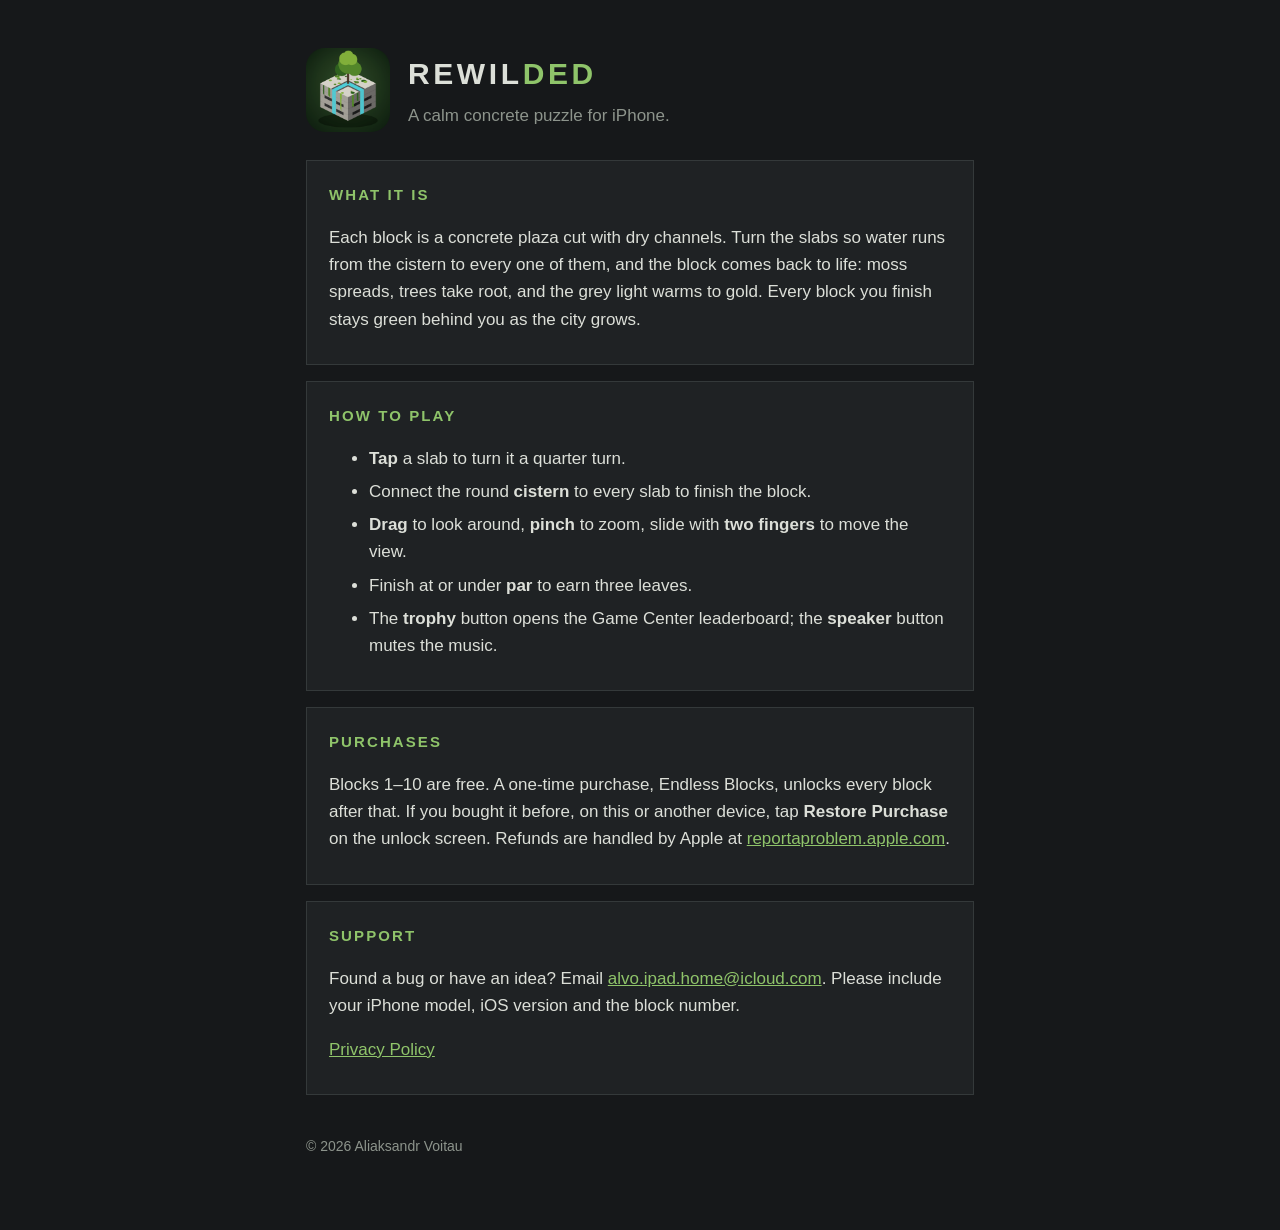
<file: index.html>
<!doctype html>
<html lang="en"><head><meta charset="utf-8"><meta name="viewport" content="width=device-width, initial-scale=1">
<title>Rewilded — Support</title><link rel="stylesheet" href="style.css"></head>
<body><main>
<header><img src="icon.png" alt="Rewilded icon"><div><h1>Rewil<span>ded</span></h1><p class="dim">A calm concrete puzzle for iPhone.</p></div></header>
<section>
<h2>What it is</h2>
<p>Each block is a concrete plaza cut with dry channels. Turn the slabs so water runs from the cistern to every one of them, and the block comes back to life: moss spreads, trees take root, and the grey light warms to gold. Every block you finish stays green behind you as the city grows.</p>
</section>
<section>
<h2>How to play</h2>
<ul>
<li><b>Tap</b> a slab to turn it a quarter turn.</li>
<li>Connect the round <b>cistern</b> to every slab to finish the block.</li>
<li><b>Drag</b> to look around, <b>pinch</b> to zoom, slide with <b>two fingers</b> to move the view.</li>
<li>Finish at or under <b>par</b> to earn three leaves.</li>
<li>The <b>trophy</b> button opens the Game Center leaderboard; the <b>speaker</b> button mutes the music.</li>
</ul>
</section>
<section>
<h2>Purchases</h2>
<p>Blocks 1–10 are free. A one-time purchase, Endless Blocks, unlocks every block after that. If you bought it before, on this or another device, tap <b>Restore Purchase</b> on the unlock screen. Refunds are handled by Apple at <a href="https://reportaproblem.apple.com">reportaproblem.apple.com</a>.</p>
</section>
<section>
<h2>Support</h2>
<p>Found a bug or have an idea? Email <a href="mailto:alvo.ipad.home@icloud.com">alvo.ipad.home@icloud.com</a>. Please include your iPhone model, iOS version and the block number.</p>
<p><a href="privacy.html">Privacy Policy</a></p>
</section>
<footer>© 2026 Aliaksandr Voitau</footer>
</main></body></html>
</file>
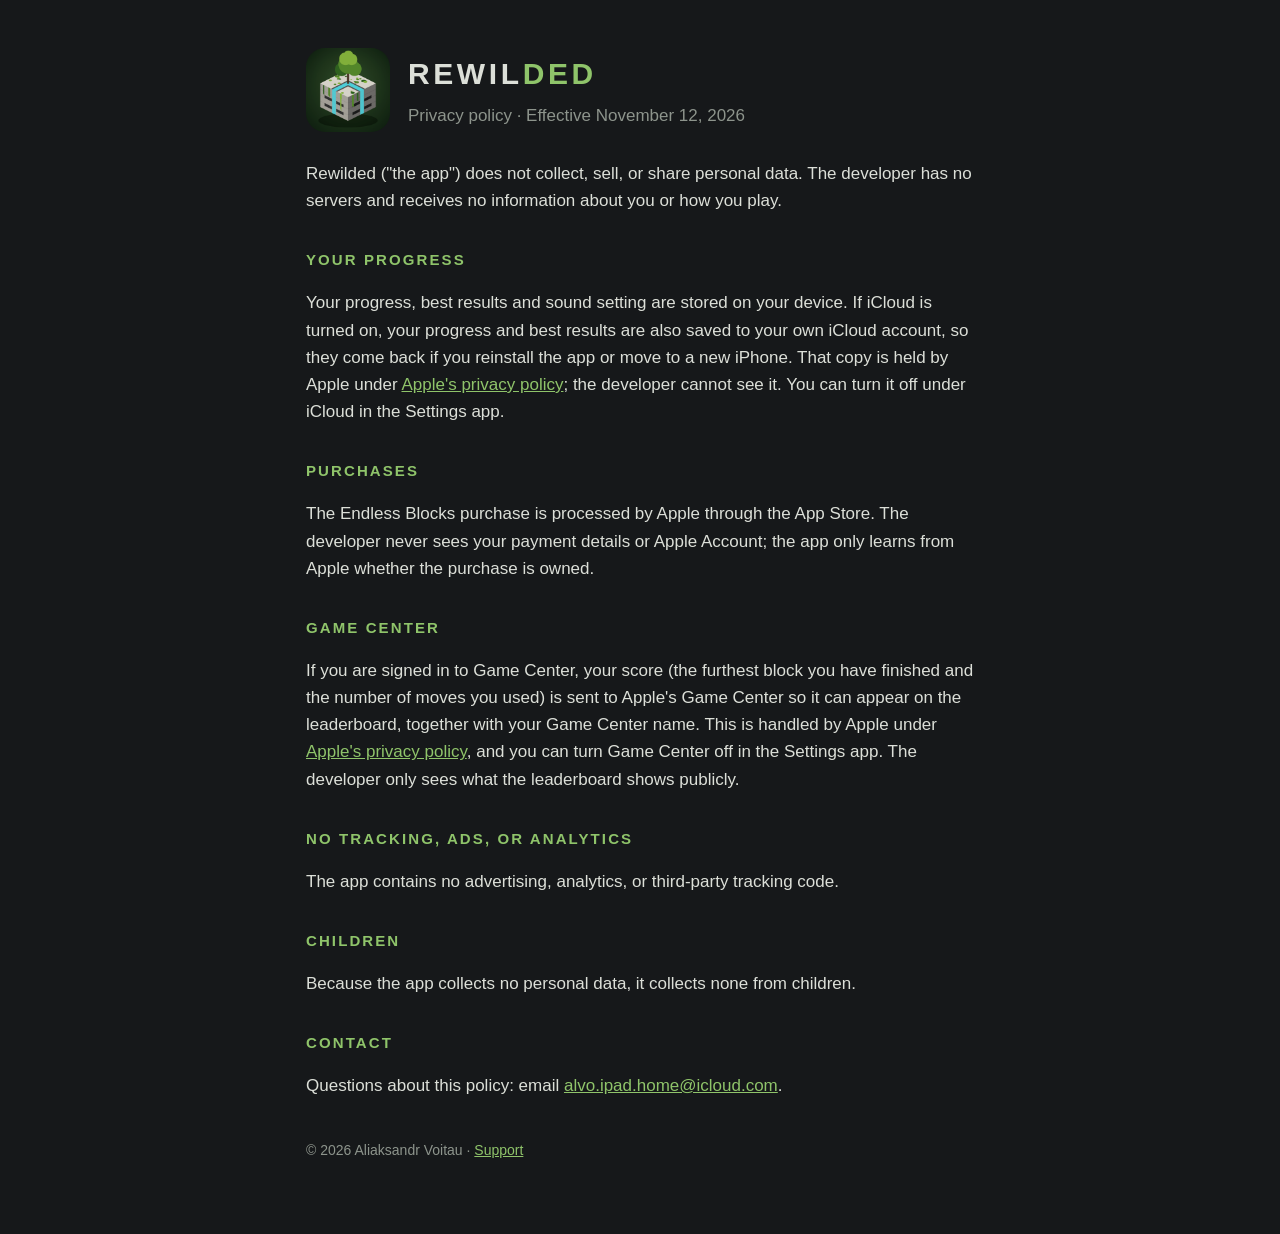
<file: privacy.html>
<!doctype html>
<html lang="en"><head><meta charset="utf-8"><meta name="viewport" content="width=device-width, initial-scale=1">
<title>Rewilded — Privacy Policy</title><link rel="stylesheet" href="style.css"></head>
<body><main>
<header><img src="icon.png" alt="Rewilded icon"><div><h1>Rewil<span>ded</span></h1><p class="dim">Privacy policy · Effective November 12, 2026</p></div></header>

<p>Rewilded ("the app") does not collect, sell, or share personal data. The developer has no servers and receives no information about you or how you play.</p>

<h2>Your progress</h2>
<p>Your progress, best results and sound setting are stored on your device. If iCloud is turned on, your progress and best results are also saved to your own iCloud account, so they come back if you reinstall the app or move to a new iPhone. That copy is held by Apple under <a href="https://www.apple.com/legal/privacy/">Apple's privacy policy</a>; the developer cannot see it. You can turn it off under iCloud in the Settings app.</p>

<h2>Purchases</h2>
<p>The Endless Blocks purchase is processed by Apple through the App Store. The developer never sees your payment details or Apple Account; the app only learns from Apple whether the purchase is owned.</p>

<h2>Game Center</h2>
<p>If you are signed in to Game Center, your score (the furthest block you have finished and the number of moves you used) is sent to Apple's Game Center so it can appear on the leaderboard, together with your Game Center name. This is handled by Apple under <a href="https://www.apple.com/legal/privacy/">Apple's privacy policy</a>, and you can turn Game Center off in the Settings app. The developer only sees what the leaderboard shows publicly.</p>

<h2>No tracking, ads, or analytics</h2>
<p>The app contains no advertising, analytics, or third-party tracking code.</p>

<h2>Children</h2>
<p>Because the app collects no personal data, it collects none from children.</p>

<h2>Contact</h2>
<p>Questions about this policy: email <a href="mailto:alvo.ipad.home@icloud.com">alvo.ipad.home@icloud.com</a>.</p>
<footer>© 2026 Aliaksandr Voitau · <a href="index.html">Support</a></footer>
</main></body></html>
</file>
<file: style.css>
:root { --bg:#16181a; --panel:#1f2224; --text:#dcdfd8; --dim:#8d948c; --moss:#8fc46a; --line:#34393a; }
* { box-sizing: border-box; }
body { margin:0; background:var(--bg); color:var(--text); font:17px/1.6 -apple-system, BlinkMacSystemFont, "Segoe UI", sans-serif; }
main { max-width: 700px; margin: 0 auto; padding: 48px 16px 72px; }
header { display:flex; gap:18px; align-items:center; margin-bottom: 28px; }
header img { width:84px; height:84px; border-radius:19px; }
h1 { margin:0; font-size: 30px; letter-spacing: .12em; text-transform: uppercase; }
h1 span { color: var(--moss); }
h2 { color: var(--moss); font-size: 15px; letter-spacing: .14em; text-transform: uppercase; margin-top: 34px; }
a { color: var(--moss); }
.dim { color: var(--dim); margin: 4px 0 0; }
section { background: var(--panel); border: 1px solid var(--line); padding: 4px 22px 14px; margin-top: 16px; }
section h2 { margin-top: 18px; }
li { margin: 6px 0; }
footer { color: var(--dim); font-size: 14px; margin-top: 40px; }
</file>
